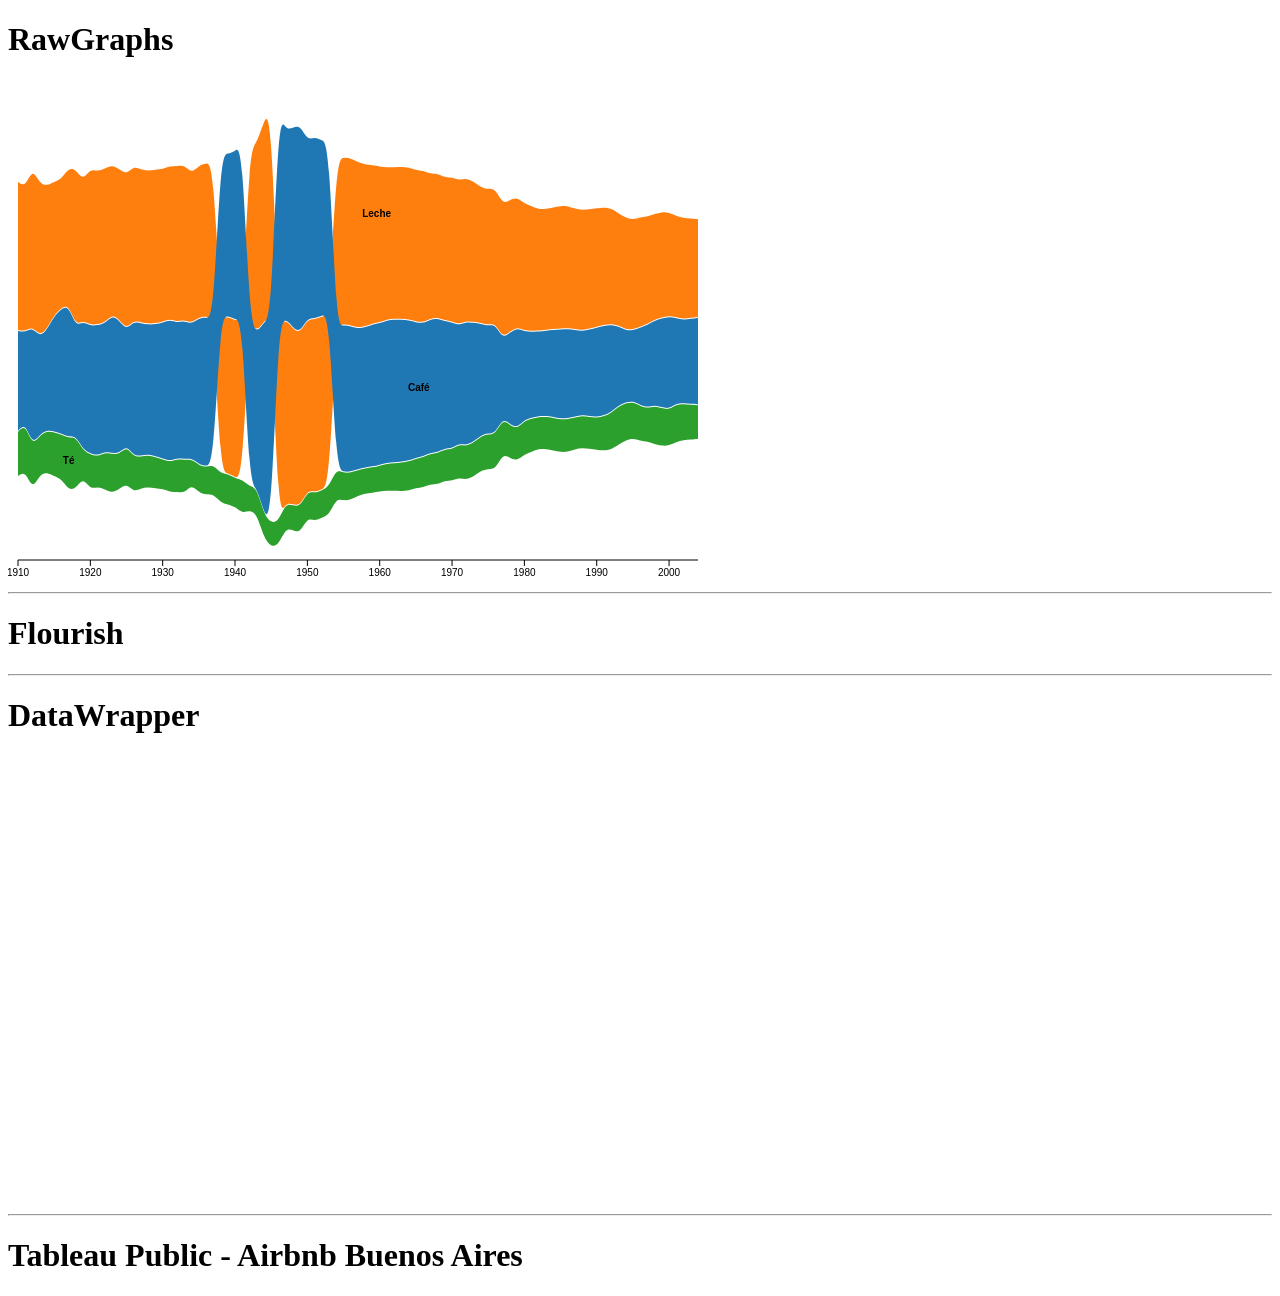
<file: index.html>
<!DOCTYPE html>
<html>
<head>
  <meta charset="utf-8">
  <meta name="viewport" content="width=device-width">
  <title>mis trabajos de infovis</title>
  <script src="https://public.flourish.studio/resources/embed.js"></script>
</head>
<body>
  <h1>RawGraphs</h1>
  <object type="image/svg+xml" data="te_leche_cafe.svg"></object>
  <hr/>
  <h1>Flourish</h1>
  <div class="flourish-embed flourish-chart" data-src="visualisation/30003348"></div>
  <hr/>
  <h1>DataWrapper</h1>
  <div style="min-height:450px" id="datawrapper-vis-eBUqx"><script type="text/javascript" defer src="https://datawrapper.dwcdn.net/eBUqx/embed.js" charset="utf-8" data-target="#datawrapper-vis-eBUqx"></script><noscript><img src="https://datawrapper.dwcdn.net/eBUqx/full.png" alt="male and female preferences for pizza toppings (Range Plot)" /></noscript></div>
  <hr/>
  <h1>Tableau Public - Airbnb Buenos Aires</h1>
  <div class='tableauPlaceholder' id='viz1788277710379' style='position: relative'><noscript><a href='#'><img alt='Dashboard 1 ' src='https:&#47;&#47;public.tableau.com&#47;static&#47;images&#47;Ai&#47;AirbnbBuenosAires_17882692531240&#47;Dashboard1&#47;1_rss.png' style='border: none' /></a></noscript><object class='tableauViz'  style='display:none;'><param name='host_url' value='https%3A%2F%2Fpublic.tableau.com%2F' /> <param name='embed_code_version' value='3' /> <param name='site_root' value='' /><param name='name' value='AirbnbBuenosAires_17882692531240&#47;Dashboard1' /><param name='tabs' value='no' /><param name='toolbar' value='yes' /><param name='static_image' value='https:&#47;&#47;public.tableau.com&#47;static&#47;images&#47;Ai&#47;AirbnbBuenosAires_17882692531240&#47;Dashboard1&#47;1.png' /> <param name='animate_transition' value='yes' /><param name='display_static_image' value='yes' /><param name='display_spinner' value='yes' /><param name='display_overlay' value='yes' /><param name='display_count' value='yes' /><param name='language' value='es-ES' /><param name='filter' value='publish=yes' /></object></div>                <script type='text/javascript'>                    var divElement = document.getElementById('viz1788277710379');                    var vizElement = divElement.getElementsByTagName('object')[0];                    if ( divElement.offsetWidth > 800 ) { vizElement.style.width='800px';vizElement.style.height='727px';} else if ( divElement.offsetWidth > 500 ) { vizElement.style.width='800px';vizElement.style.height='727px';} else { vizElement.style.width='100%';vizElement.style.height='977px';}                     var scriptElement = document.createElement('script');                    scriptElement.src = 'https://public.tableau.com/javascripts/api/viz_v1.js';                    vizElement.parentNode.insertBefore(scriptElement, vizElement);                </script>
</body>
</html>
</file>
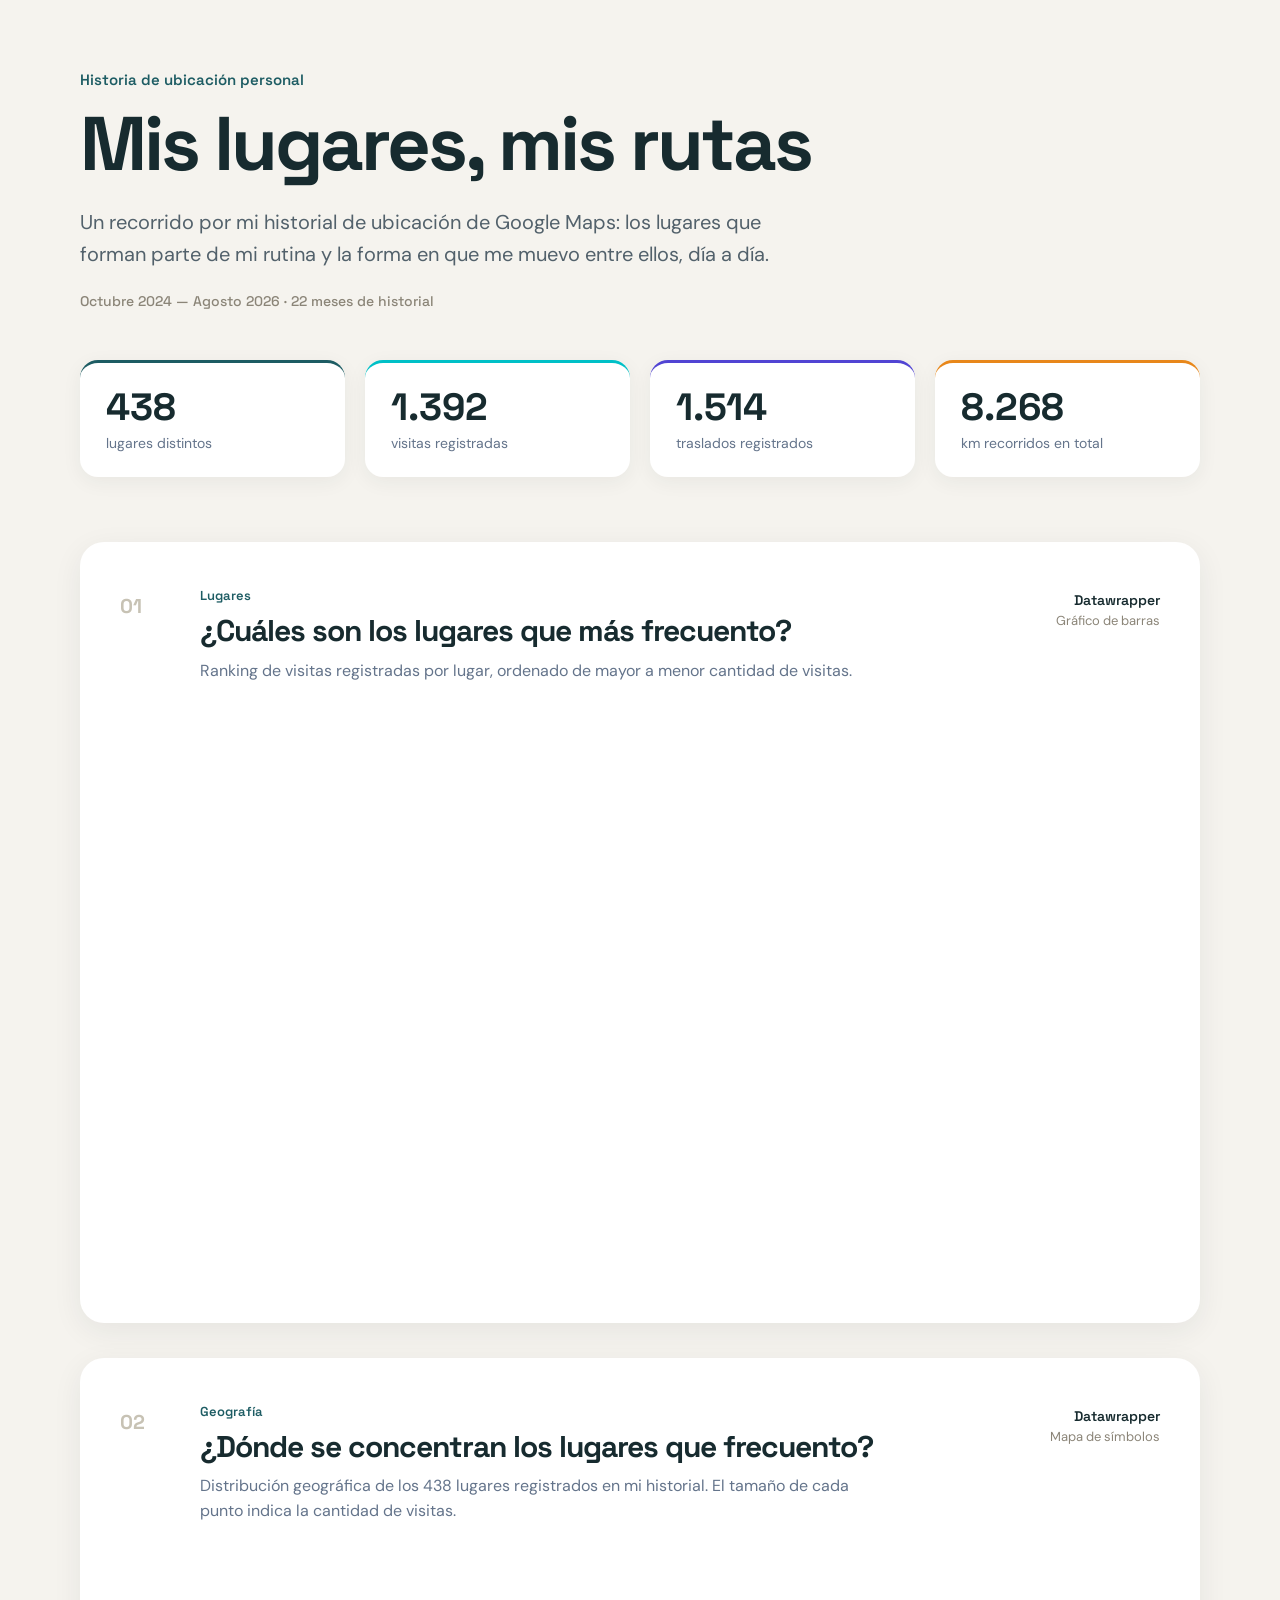
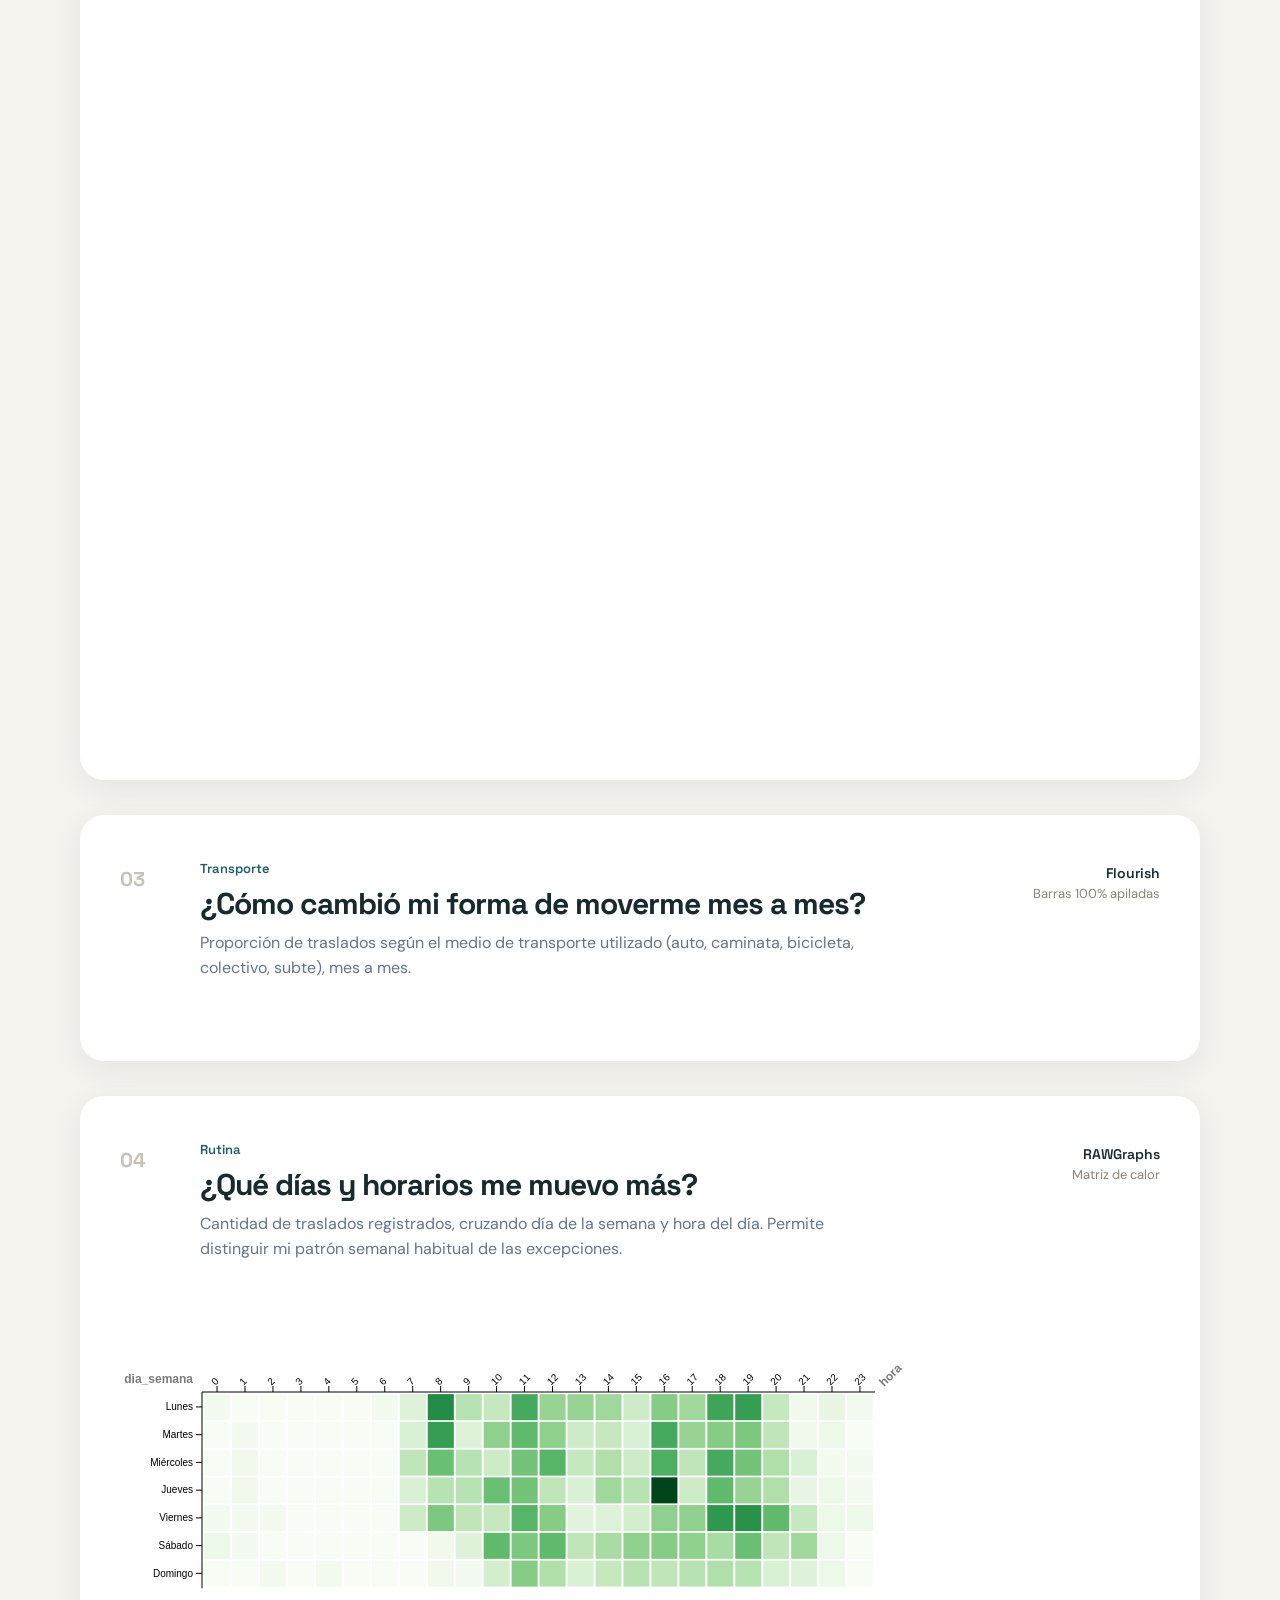
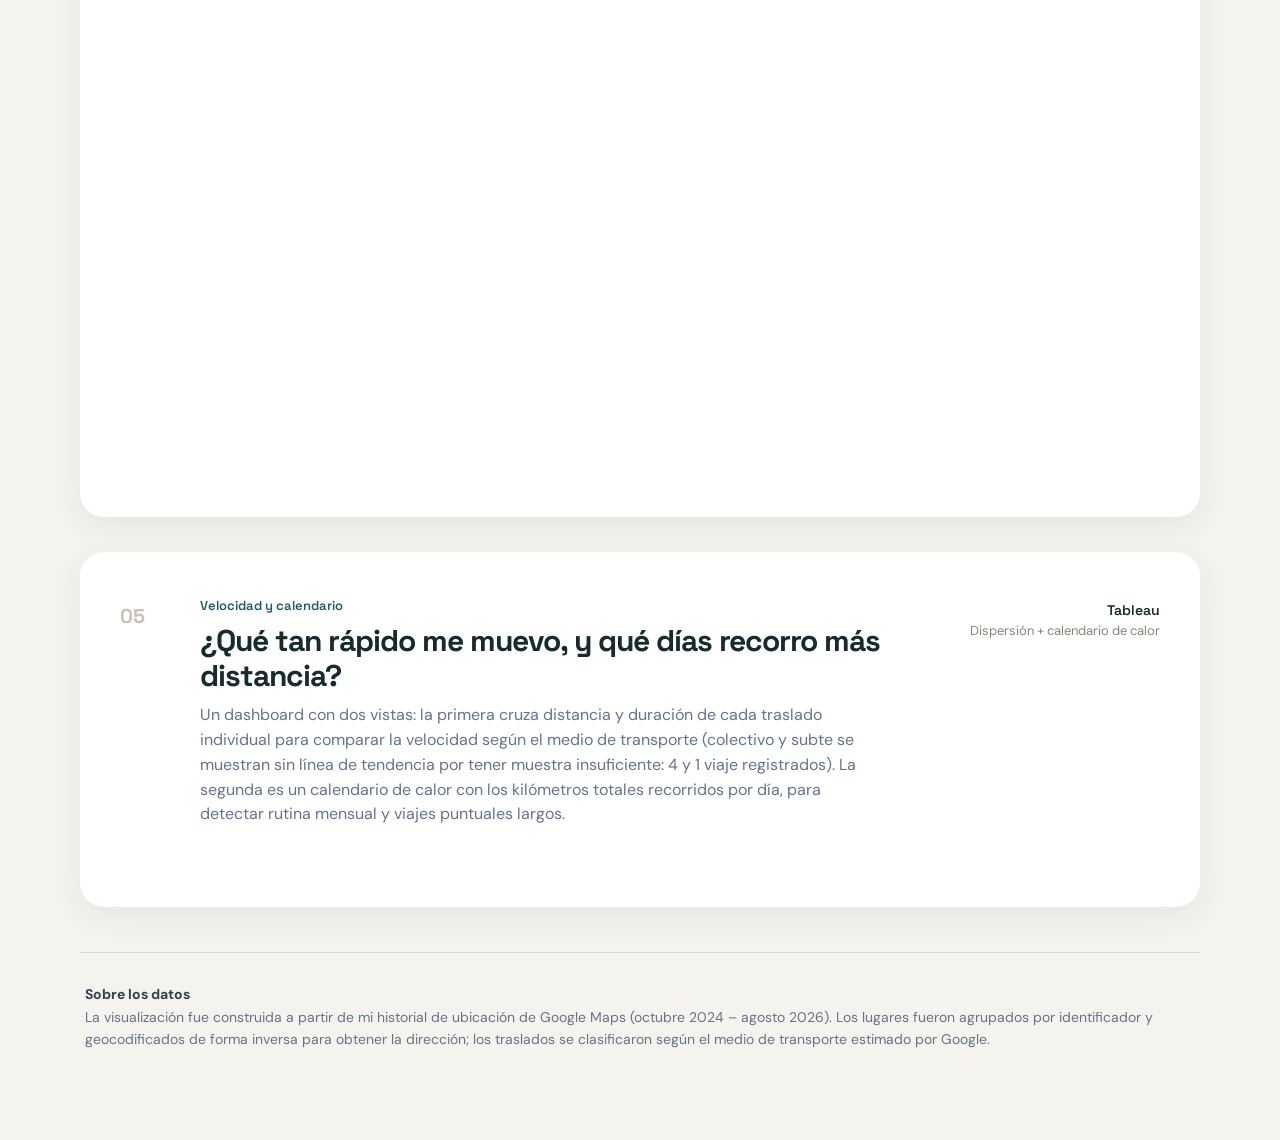
<file: history.html>
<!DOCTYPE html>
<html lang="es">
<head>
  <meta charset="utf-8">
  <meta name="viewport" content="width=device-width, initial-scale=1">
  <title>Mis lugares, mis rutas | Visualización de datos personales</title>
  <link rel="preconnect" href="https://fonts.googleapis.com">
  <link rel="preconnect" href="https://fonts.gstatic.com" crossorigin>
  <link
    href="https://fonts.googleapis.com/css2?family=DM+Sans:wght@400;500;600;700&family=Space+Grotesk:wght@400;500;600;700&display=swap"
    rel="stylesheet"
  >
  <link rel="stylesheet" href="history.css">
</head>
<body>
  <main class="page">

    <section class="intro">
      <div class="eyebrow">Historia de ubicación personal</div>

      <h1>Mis lugares, mis rutas</h1>

      <p>
        Un recorrido por mi historial de ubicación de Google Maps:
        los lugares que forman parte de mi rutina y la forma en que
        me muevo entre ellos, día a día.
      </p>

      <div class="date-range">Octubre 2024 — Agosto 2026 · 22 meses de historial</div>
    </section>

    <section class="stats">
      <div class="stat">
        <div class="stat-number">438</div>
        <div class="stat-label">lugares distintos</div>
      </div>
      <div class="stat">
        <div class="stat-number">1.392</div>
        <div class="stat-label">visitas registradas</div>
      </div>
      <div class="stat">
        <div class="stat-number">1.514</div>
        <div class="stat-label">traslados registrados</div>
      </div>
      <div class="stat">
        <div class="stat-number">8.268</div>
        <div class="stat-label">km recorridos en total</div>
      </div>
    </section>

    <!-- ============ 01 · LUGARES ============ -->
    <section class="chart-section">
      <div class="section-header">
        <div class="section-index">01</div>
        <div class="section-heading">
          <div class="section-tag">Lugares</div>
          <h2>¿Cuáles son los lugares que más frecuento?</h2>
          <p class="section-description">
            Ranking de visitas registradas por lugar, ordenado de mayor a menor cantidad de visitas.
          </p>
        </div>
        <div class="tool-badge">
          <span class="tool-badge-tool">Datawrapper</span>
          <span class="tool-badge-type">Gráfico de barras</span>
        </div>
      </div>

      <div class="chart">
        <div style="min-height:559px" id="datawrapper-vis-2atsp"><script type="text/javascript" defer src="https://datawrapper.dwcdn.net/2atsp/embed.js" charset="utf-8" data-target="#datawrapper-vis-2atsp"></script><noscript><img src="https://datawrapper.dwcdn.net/2atsp/full.png" alt="¿En qué lugares paso más tiempo? (Bar Chart)" /></noscript></div>
      </div>
    </section>

    <!-- ============ 02 · GEOGRAFÍA ============ -->
    <section class="chart-section">
      <div class="section-header">
        <div class="section-index">02</div>
        <div class="section-heading">
          <div class="section-tag">Geografía</div>
          <h2>¿Dónde se concentran los lugares que frecuento?</h2>
          <p class="section-description">
            Distribución geográfica de los 438 lugares registrados en mi historial. El tamaño de cada
            punto indica la cantidad de visitas.
          </p>
        </div>
        <div class="tool-badge">
          <span class="tool-badge-tool">Datawrapper</span>
          <span class="tool-badge-type">Mapa de símbolos</span>
        </div>
      </div>

      <div class="chart">
        <div class="datawrapper-chart" id="datawrapper-vis-iYofD">
          <script
            type="text/javascript"
            defer
            src="https://datawrapper.dwcdn.net/iYofD/embed.js"
            charset="utf-8"
            data-target="#datawrapper-vis-iYofD">
          </script>
          <noscript>
            <img
              src="https://datawrapper.dwcdn.net/iYofD/full.png"
              alt="Mapa de distribución de los lugares que frecuento"
            >
          </noscript>
        </div>
      </div>
    </section>

    <!-- ============ 03 · TRANSPORTE ============ -->
    <section class="chart-section">
      <div class="section-header">
        <div class="section-index">03</div>
        <div class="section-heading">
          <div class="section-tag">Transporte</div>
          <h2>¿Cómo cambió mi forma de moverme mes a mes?</h2>
          <p class="section-description">
            Proporción de traslados según el medio de transporte utilizado (auto, caminata, bicicleta,
            colectivo, subte), mes a mes.
          </p>
        </div>
        <div class="tool-badge">
          <span class="tool-badge-tool">Flourish</span>
          <span class="tool-badge-type">Barras 100% apiladas</span>
        </div>
      </div>

      <div class="chart">
        <div class="flourish-embed flourish-chart" data-src="visualisation/30179974"><script src="https://public.flourish.studio/resources/embed.js"></script><noscript><img src="https://public.flourish.studio/visualisation/30179974/thumbnail" width="100%" alt="chart visualization" /></noscript></div>
      </div>
    </section>

    <!-- ============ 04 · RUTINA ============ -->
    <section class="chart-section">
      <div class="section-header">
        <div class="section-index">04</div>
        <div class="section-heading">
          <div class="section-tag">Rutina</div>
          <h2>¿Qué días y horarios me muevo más?</h2>
          <p class="section-description">
            Cantidad de traslados registrados, cruzando día de la semana y hora del día. Permite
            distinguir mi patrón semanal habitual de las excepciones.
          </p>
        </div>
        <div class="tool-badge">
          <span class="tool-badge-tool">RAWGraphs</span>
          <span class="tool-badge-type">Matriz de calor</span>
        </div>
      </div>

      <div class="chart">
        <object type="image/svg+xml" data="matrix_movimiento_dia_hora.svg"></object>
      </div>
    </section>

    <!-- ============ 05 · VELOCIDAD Y CALENDARIO ============ -->
    <section class="chart-section">
      <div class="section-header">
        <div class="section-index">05</div>
        <div class="section-heading">
          <div class="section-tag">Velocidad y calendario</div>
          <h2>¿Qué tan rápido me muevo, y qué días recorro más distancia?</h2>
          <p class="section-description">
            Un dashboard con dos vistas: la primera cruza distancia y duración de cada traslado
            individual para comparar la velocidad según el medio de transporte (colectivo y subte
            se muestran sin línea de tendencia por tener muestra insuficiente: 4 y 1 viaje
            registrados). La segunda es un calendario de calor con los kilómetros totales recorridos
            por día, para detectar rutina mensual y viajes puntuales largos.
          </p>
        </div>
        <div class="tool-badge">
          <span class="tool-badge-tool">Tableau</span>
          <span class="tool-badge-type">Dispersión + calendario de calor</span>
        </div>
      </div>

      <div class="chart">
        <div class='tableauPlaceholder' id='viz1788898382485' style='position: relative'><noscript><a href='#'><img alt='Dashboard 1 ' src='https:&#47;&#47;public.tableau.com&#47;static&#47;images&#47;Di&#47;Distancias_17888969083940&#47;Dashboard1&#47;1_rss.png' style='border: none' /></a></noscript><object class='tableauViz'  style='display:none;'><param name='host_url' value='https%3A%2F%2Fpublic.tableau.com%2F' /> <param name='embed_code_version' value='3' /> <param name='site_root' value='' /><param name='name' value='Distancias_17888969083940&#47;Dashboard1' /><param name='tabs' value='no' /><param name='toolbar' value='yes' /><param name='static_image' value='https:&#47;&#47;public.tableau.com&#47;static&#47;images&#47;Di&#47;Distancias_17888969083940&#47;Dashboard1&#47;1.png' /> <param name='animate_transition' value='yes' /><param name='display_static_image' value='yes' /><param name='display_spinner' value='yes' /><param name='display_overlay' value='yes' /><param name='display_count' value='yes' /><param name='language' value='es-ES' /><param name='filter' value='publish=yes' /></object></div>                <script type='text/javascript'>                    var divElement = document.getElementById('viz1788898382485');                    var vizElement = divElement.getElementsByTagName('object')[0];                    if ( divElement.offsetWidth > 800 ) { vizElement.style.width='100%';vizElement.style.height=(divElement.offsetWidth*0.75)+'px';} else if ( divElement.offsetWidth > 500 ) { vizElement.style.width='100%';vizElement.style.height=(divElement.offsetWidth*0.75)+'px';} else { vizElement.style.width='100%';vizElement.style.height='727px';}                     var scriptElement = document.createElement('script');                    scriptElement.src = 'https://public.tableau.com/javascripts/api/viz_v1.js';                    vizElement.parentNode.insertBefore(scriptElement, vizElement);                </script>
      </div>
    </section>

    <section class="methodology">
      <strong>Sobre los datos</strong><br>
      La visualización fue construida a partir de mi historial de ubicación de Google Maps
      (octubre 2024 – agosto 2026). Los lugares fueron agrupados por identificador y
      geocodificados de forma inversa para obtener la dirección; los traslados se clasificaron
      según el medio de transporte estimado por Google.
    </section>

  </main>
</body>
</html>
</file>
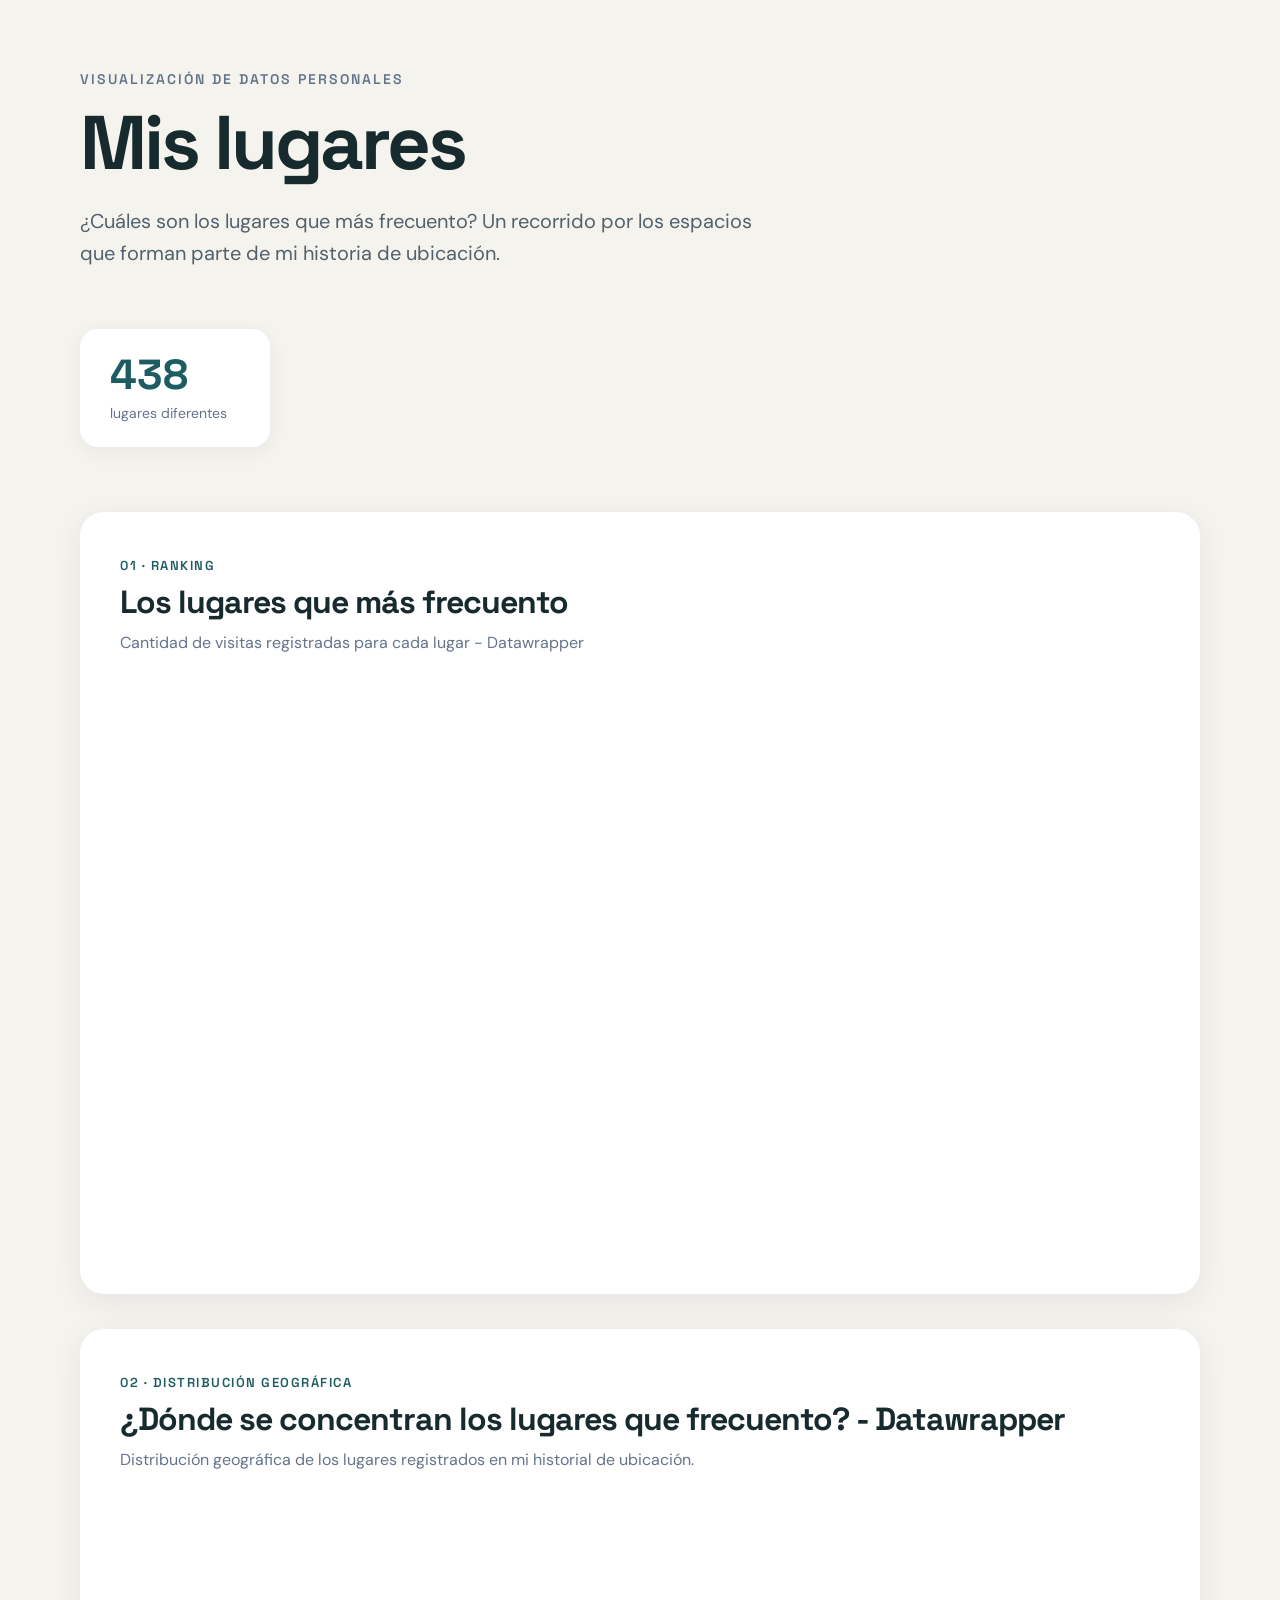
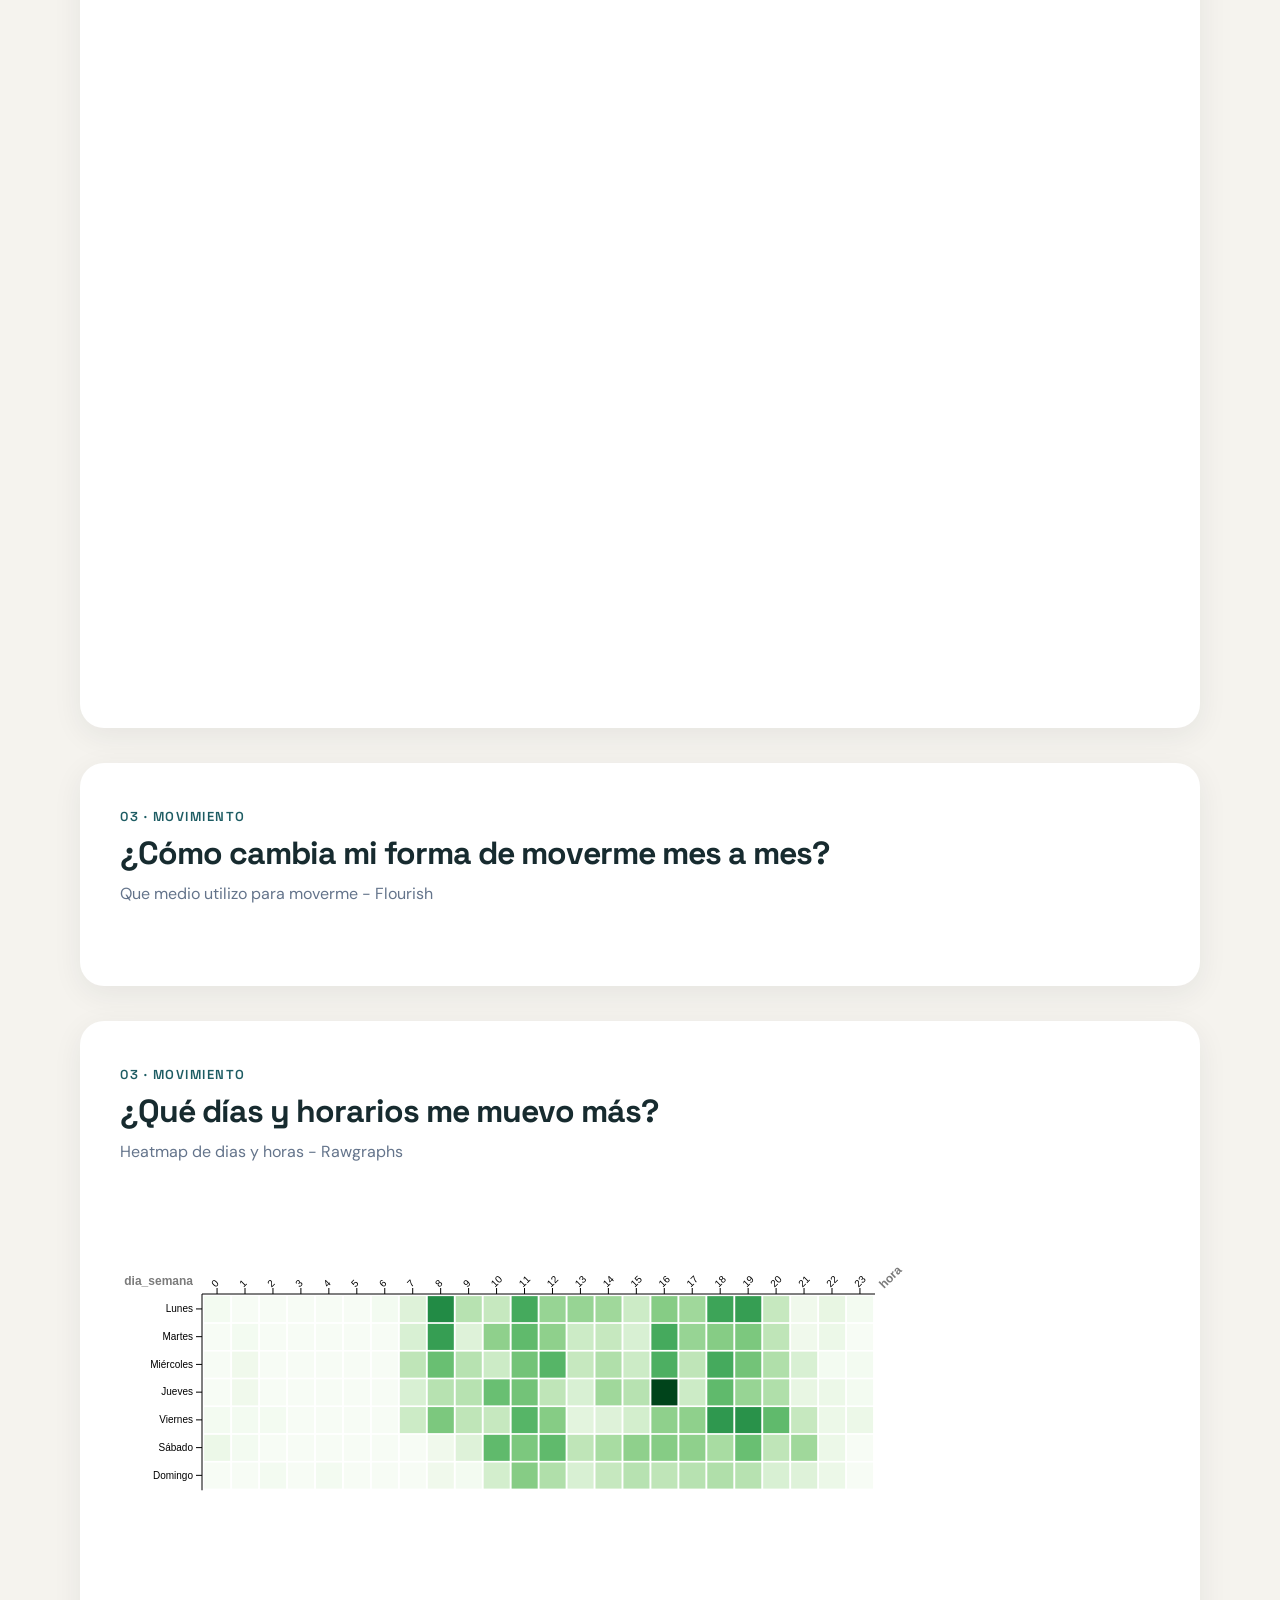
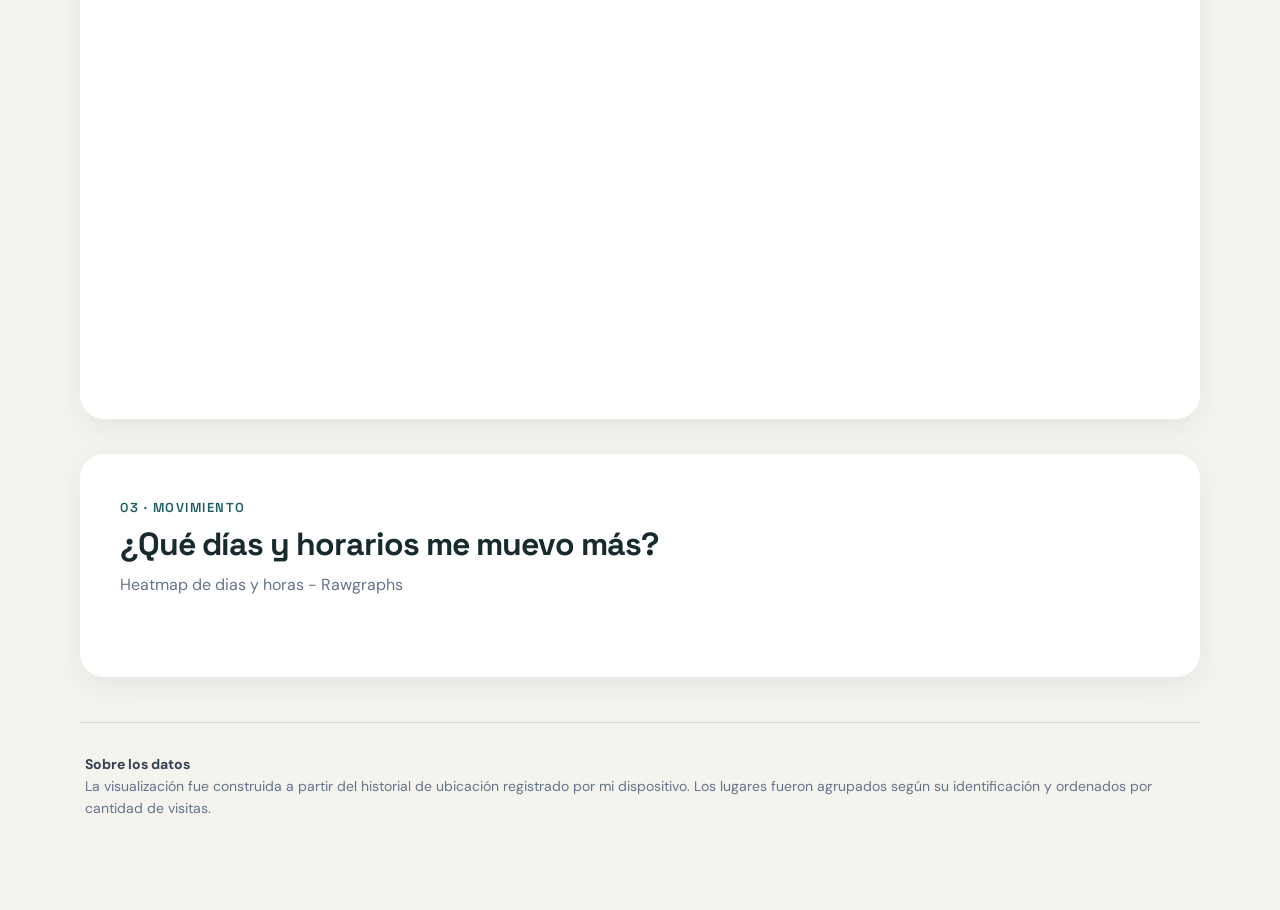
<file: history_location.html>
<!DOCTYPE html>
<html lang="es">
<head>
  <meta charset="utf-8">
  <meta name="viewport" content="width=device-width, initial-scale=1">
  <title>Mis lugares | Visualización de datos personales</title>
  <link rel="preconnect" href="https://fonts.googleapis.com">
  <link rel="preconnect" href="https://fonts.gstatic.com" crossorigin>
  <link
    href="https://fonts.googleapis.com/css2?family=DM+Sans:wght@400;500;600;700&family=Space+Grotesk:wght@400;500;600;700&display=swap"
    rel="stylesheet"
  >
  <link rel="stylesheet" href="history_location.css">
</head>
<body>
  <main class="page">
    <section class="intro">

      <div class="eyebrow">
        Visualización de datos personales
      </div>

      <h1>
        Mis lugares
      </h1>

      <p>
        ¿Cuáles son los lugares que más frecuento?
        Un recorrido por los espacios que forman parte
        de mi historia de ubicación.
      </p>

    </section>
    <section class="stats">

      <div class="stat">
        <div class="stat-number">438</div>

        <div class="stat-label">
          lugares diferentes
        </div>
      </div>

    </section>

    <section class="chart-section">

      <div class="section-header">

        <div class="section-number">
          01 · Ranking
        </div>

        <h2>
          Los lugares que más frecuento
        </h2>

        <p class="section-description">
          Cantidad de visitas registradas para cada lugar - Datawrapper
        </p>

      </div>

      <div class="chart">
        <div style="min-height:559px" id="datawrapper-vis-2atsp"><script type="text/javascript" defer src="https://datawrapper.dwcdn.net/2atsp/embed.js" charset="utf-8" data-target="#datawrapper-vis-2atsp"></script><noscript><img src="https://datawrapper.dwcdn.net/2atsp/full.png" alt="¿En qué lugares paso más tiempo? (Bar Chart)" /></noscript></div>

        <!-- <object
          type="image/svg+xml"
          data="ranking_lugares_visitados.svg">
        </object> -->

      </div>

    </section>

    <section class="chart-section">

      <div class="section-header">

        <div class="section-number">
          02 · Distribución geográfica
        </div>

        <h2>
          ¿Dónde se concentran los lugares que frecuento? - Datawrapper
        </h2>

        <p class="section-description">
          Distribución geográfica de los lugares registrados
          en mi historial de ubicación.
        </p>

      </div>

      <div class="chart">

        <div
          class="datawrapper-chart"
          id="datawrapper-vis-iYofD"
        >
          <script
            type="text/javascript"
            defer
            src="https://datawrapper.dwcdn.net/iYofD/embed.js"
            charset="utf-8"
            data-target="#datawrapper-vis-iYofD">
          </script>

          <noscript>
            <img
              src="https://datawrapper.dwcdn.net/iYofD/full.png"
              alt="Mapa de distribución de los lugares que frecuento"
            >
          </noscript>
        </div>

      </div>

    </section>

    <section class="chart-section">

      <div class="section-header">

        <div class="section-number">
          03 · Movimiento
        </div>

        <h2>
          ¿Cómo cambia mi forma de moverme mes a mes?
        </h2>

        <p class="section-description">
         Que medio utilizo para moverme - Flourish
        </p>

      </div>

      <div class="chart">
        <div class="flourish-embed flourish-chart" data-src="visualisation/30179974"><script src="https://public.flourish.studio/resources/embed.js"></script><noscript><img src="https://public.flourish.studio/visualisation/30179974/thumbnail" width="100%" alt="chart visualization" /></noscript></div>

        <!-- <object
          type="image/svg+xml"
          data="ranking_lugares_visitados.svg">
        </object> -->

      </div>

    </section>

    <section class="chart-section">

      <div class="section-header">

        <div class="section-number">
          03 · Movimiento
        </div>

        <h2>
          ¿Qué días y horarios me muevo más?
        </h2>

        <p class="section-description">
          Heatmap de dias y horas - Rawgraphs
        </p>

      </div>

      <div class="chart">
        <object type="image/svg+xml" data="matrix_movimiento_dia_hora.svg"></object>

        <!-- <object
          type="image/svg+xml"
          data="ranking_lugares_visitados.svg">
        </object> -->

      </div>

    </section>

    <section class="chart-section">

      <div class="section-header">

        <div class="section-number">
          03 · Movimiento
        </div>

        <h2>
          ¿Qué días y horarios me muevo más?
        </h2>

        <p class="section-description">
          Heatmap de dias y horas - Rawgraphs
        </p>

      </div>

      <div class="chart">
        <div class='tableauPlaceholder' id='viz1788897047695' style='position: relative'><noscript><a href='#'><img alt='Dashboard 1 ' src='https:&#47;&#47;public.tableau.com&#47;static&#47;images&#47;Di&#47;Distancias_17888969083940&#47;Dashboard1&#47;1_rss.png' style='border: none' /></a></noscript><object class='tableauViz'  style='display:none;'><param name='host_url' value='https%3A%2F%2Fpublic.tableau.com%2F' /> <param name='embed_code_version' value='3' /> <param name='site_root' value='' /><param name='name' value='Distancias_17888969083940&#47;Dashboard1' /><param name='tabs' value='no' /><param name='toolbar' value='yes' /><param name='static_image' value='https:&#47;&#47;public.tableau.com&#47;static&#47;images&#47;Di&#47;Distancias_17888969083940&#47;Dashboard1&#47;1.png' /> <param name='animate_transition' value='yes' /><param name='display_static_image' value='yes' /><param name='display_spinner' value='yes' /><param name='display_overlay' value='yes' /><param name='display_count' value='yes' /><param name='language' value='es-ES' /><param name='filter' value='publish=yes' /></object></div>                <script type='text/javascript'>                    var divElement = document.getElementById('viz1788897047695');                    var vizElement = divElement.getElementsByTagName('object')[0];                    if ( divElement.offsetWidth > 800 ) { vizElement.style.width='700px';vizElement.style.minHeight='827px';vizElement.style.maxHeight='887px';vizElement.style.height=(divElement.offsetWidth*0.75)+'px';} else if ( divElement.offsetWidth > 500 ) { vizElement.style.width='700px';vizElement.style.minHeight='827px';vizElement.style.maxHeight='887px';vizElement.style.height=(divElement.offsetWidth*0.75)+'px';} else { vizElement.style.width='100%';vizElement.style.height='727px';}                     var scriptElement = document.createElement('script');                    scriptElement.src = 'https://public.tableau.com/javascripts/api/viz_v1.js';                    vizElement.parentNode.insertBefore(scriptElement, vizElement);                </script>

        <!-- <object
          type="image/svg+xml"
          data="ranking_lugares_visitados.svg">
        </object> -->

      </div>

    </section>

    <section class="methodology">

      <strong>Sobre los datos</strong><br>

      La visualización fue construida a partir del historial
      de ubicación registrado por mi dispositivo. Los lugares
      fueron agrupados según su identificación y ordenados
      por cantidad de visitas.

    </section>

  </main>

</body>

</html>
</file>
<file: history.css>
/* =========================================================
   CONFIGURACIÓN GENERAL
   ========================================================= */
* {
  box-sizing: border-box;
}
body {
  margin: 0;
  background: #F5F3EE;
  color: #1F2933;
  font-family: 'DM Sans', sans-serif;
}
.page {
  max-width: 1200px;
  margin: 0 auto;
  padding: 70px 40px 90px;
}

/* =========================================================
   ENCABEZADO
   ========================================================= */
.intro {
  max-width: 850px;
  margin-bottom: 50px;
}
.eyebrow {
  font-family: 'Space Grotesk', sans-serif;
  font-size: 15px;
  font-weight: 600;
  color: #1D5C63;
  margin-bottom: 18px;
}
h1 {
  font-family: 'Space Grotesk', sans-serif;
  font-size: clamp(42px, 7vw, 76px);
  line-height: 0.98;
  letter-spacing: -3px;
  margin: 0 0 25px;
  font-weight: 700;
  color: #172B2F;
}
.intro p {
  max-width: 700px;
  font-size: 20px;
  line-height: 1.6;
  color: #52616B;
  margin: 0 0 22px;
}
.date-range {
  font-family: 'Space Grotesk', sans-serif;
  font-size: 14px;
  font-weight: 500;
  color: #8B8578;
}

/* =========================================================
   MÉTRICAS
   ========================================================= */
.stats {
  display: grid;
  grid-template-columns: repeat(4, 1fr);
  gap: 20px;
  margin-bottom: 65px;
}
.stat {
  background: #FFFFFF;
  border-radius: 18px;
  padding: 25px 26px;
  box-shadow: 0 5px 20px rgba(30, 45, 50, 0.06);
  border-top: 3px solid #1D5C63;
}
.stat:nth-child(2) { border-top-color: #00C0C7; }
.stat:nth-child(3) { border-top-color: #5144D3; }
.stat:nth-child(4) { border-top-color: #E8871A; }

.stat-number {
  font-family: 'Space Grotesk', sans-serif;
  font-size: 38px;
  font-weight: 700;
  color: #172B2F;
  line-height: 1;
  margin-bottom: 8px;
}
.stat-label {
  font-size: 14px;
  color: #64748B;
}

/* =========================================================
   SECCIONES DE VISUALIZACIÓN
   ========================================================= */
.chart-section {
  background: #FFFFFF;
  border-radius: 24px;
  padding: 45px 40px 50px;
  margin-bottom: 35px;
  box-shadow: 0 8px 30px rgba(30, 45, 50, 0.07);
}

.section-header {
  display: grid;
  grid-template-columns: 56px 1fr auto;
  gap: 24px;
  align-items: start;
  margin-bottom: 30px;
}

.section-index {
  font-family: 'Space Grotesk', sans-serif;
  font-size: 20px;
  font-weight: 700;
  color: #C7C2B4;
  padding-top: 6px;
}

.section-tag {
  font-family: 'Space Grotesk', sans-serif;
  font-size: 13px;
  font-weight: 600;
  color: #1D5C63;
  margin-bottom: 10px;
}

h2 {
  font-family: 'Space Grotesk', sans-serif;
  font-size: 30px;
  line-height: 1.15;
  letter-spacing: -1px;
  margin: 0 0 10px;
  color: #172B2F;
}

.section-description {
  margin: 0;
  color: #64748B;
  font-size: 16px;
  line-height: 1.55;
  max-width: 62ch;
}

.tool-badge {
  display: flex;
  flex-direction: column;
  align-items: flex-end;
  text-align: right;
  gap: 3px;
  padding-top: 4px;
  white-space: nowrap;
}
.tool-badge-tool {
  font-family: 'Space Grotesk', sans-serif;
  font-size: 14px;
  font-weight: 600;
  color: #172B2F;
}
.tool-badge-type {
  font-size: 13px;
  color: #8B8578;
}

/* =========================================================
   GRÁFICOS
   ========================================================= */
.chart {
  width: 100%;
  overflow-x: auto;
}
.chart object {
  display: block;
  width: 100%;
  min-height: 700px;
  border: 0;
}
.datawrapper-chart {
  width: 100%;
  min-height: 776px;
}
.datawrapper-chart iframe {
  width: 100%;
  border: 0;
}

/* =========================================================
   METODOLOGÍA
   ========================================================= */
.methodology {
  margin-top: 45px;
  padding: 30px 5px 0;
  border-top: 1px solid #D7D8D3;
  color: #64748B;
  font-size: 14px;
  line-height: 1.6;
}
.methodology strong {
  color: #334155;
}

/* =========================================================
   RESPONSIVE
   ========================================================= */
@media (max-width: 900px) {
  .stats {
    grid-template-columns: repeat(2, 1fr);
  }
  .section-header {
    grid-template-columns: 40px 1fr;
  }
  .tool-badge {
    grid-column: 1 / -1;
    flex-direction: row;
    align-items: baseline;
    gap: 8px;
    text-align: left;
    margin-top: 4px;
  }
}

@media (max-width: 700px) {
  .page {
    padding: 45px 20px 60px;
  }
  h1 {
    font-size: 48px;
    letter-spacing: -2px;
  }
  .intro p {
    font-size: 17px;
  }
  .stats {
    grid-template-columns: 1fr;
    margin-bottom: 45px;
  }
  .chart-section {
    padding: 30px 20px;
    border-radius: 18px;
  }
  h2 {
    font-size: 25px;
  }
  .section-description {
    font-size: 15px;
  }
  .chart object {
    min-height: 600px;
  }
}
</file>
<file: history_location.css>
/* =========================================================
   CONFIGURACIÓN GENERAL
   ========================================================= */

* {
  box-sizing: border-box;
}

body {
  margin: 0;
  background: #F5F3EE;
  color: #1F2933;
  font-family: 'DM Sans', sans-serif;
}

.page {
  max-width: 1200px;
  margin: 0 auto;
  padding: 70px 40px 90px;
}


/* =========================================================
   ENCABEZADO
   ========================================================= */

.intro {
  max-width: 850px;
  margin-bottom: 60px;
}

.eyebrow {
  font-family: 'Space Grotesk', sans-serif;
  font-size: 14px;
  font-weight: 600;
  letter-spacing: 2px;
  text-transform: uppercase;
  color: #64748B;
  margin-bottom: 18px;
}

h1 {
  font-family: 'Space Grotesk', sans-serif;
  font-size: clamp(42px, 7vw, 76px);
  line-height: 0.98;
  letter-spacing: -3px;
  margin: 0 0 25px;
  font-weight: 700;
  color: #172B2F;
}

.intro p {
  max-width: 700px;
  font-size: 20px;
  line-height: 1.6;
  color: #52616B;
  margin: 0;
}


/* =========================================================
   MÉTRICAS
   ========================================================= */

.stats {
  display: flex;
  gap: 20px;
  margin-bottom: 65px;
}

.stat {
  background: #FFFFFF;
  border-radius: 18px;
  padding: 25px 30px;
  min-width: 190px;

  box-shadow:
    0 5px 20px rgba(30, 45, 50, 0.06);
}

.stat-number {
  font-family: 'Space Grotesk', sans-serif;
  font-size: 42px;
  font-weight: 700;
  color: #1D5C63;
  line-height: 1;
  margin-bottom: 8px;
}

.stat-label {
  font-size: 14px;
  color: #64748B;
}


/* =========================================================
   SECCIONES DE VISUALIZACIÓN
   ========================================================= */

.chart-section {
  background: #FFFFFF;
  border-radius: 24px;

  padding: 45px 40px 50px;

  margin-bottom: 35px;

  box-shadow:
    0 8px 30px rgba(30, 45, 50, 0.07);
}

.section-header {
  margin-bottom: 30px;
}

.section-number {
  font-family: 'Space Grotesk', sans-serif;
  font-size: 13px;
  font-weight: 600;
  letter-spacing: 1.5px;

  color: #1D5C63;

  text-transform: uppercase;

  margin-bottom: 10px;
}

h2 {
  font-family: 'Space Grotesk', sans-serif;

  font-size: 32px;
  line-height: 1.15;
  letter-spacing: -1px;

  margin: 0 0 10px;

  color: #172B2F;
}

.section-description {
  margin: 0;

  color: #64748B;

  font-size: 16px;
  line-height: 1.5;
}


/* =========================================================
   GRÁFICOS
   ========================================================= */

.chart {
  width: 100%;
  overflow-x: auto;
}

.chart object {
  display: block;

  width: 100%;
  min-height: 700px;

  border: 0;
}


/* Datawrapper */

.datawrapper-chart {
  width: 100%;
  min-height: 776px;
}

.datawrapper-chart iframe {
  width: 100%;
  border: 0;
}


/* =========================================================
   METODOLOGÍA
   ========================================================= */

.methodology {
  margin-top: 45px;

  padding: 30px 5px 0;

  border-top: 1px solid #D7D8D3;

  color: #64748B;

  font-size: 14px;
  line-height: 1.6;
}

.methodology strong {
  color: #334155;
}


/* =========================================================
   RESPONSIVE
   ========================================================= */

@media (max-width: 700px) {

  .page {
    padding: 45px 20px 60px;
  }

  h1 {
    font-size: 48px;
    letter-spacing: -2px;
  }

  .intro p {
    font-size: 17px;
  }

  .stats {
    flex-direction: column;
    margin-bottom: 45px;
  }

  .stat {
    width: 100%;
  }

  .chart-section {
    padding: 30px 20px;
    border-radius: 18px;
  }

  h2 {
    font-size: 27px;
  }

  .section-description {
    font-size: 15px;
  }

  .chart object {
    min-height: 600px;
  }

}
</file>
